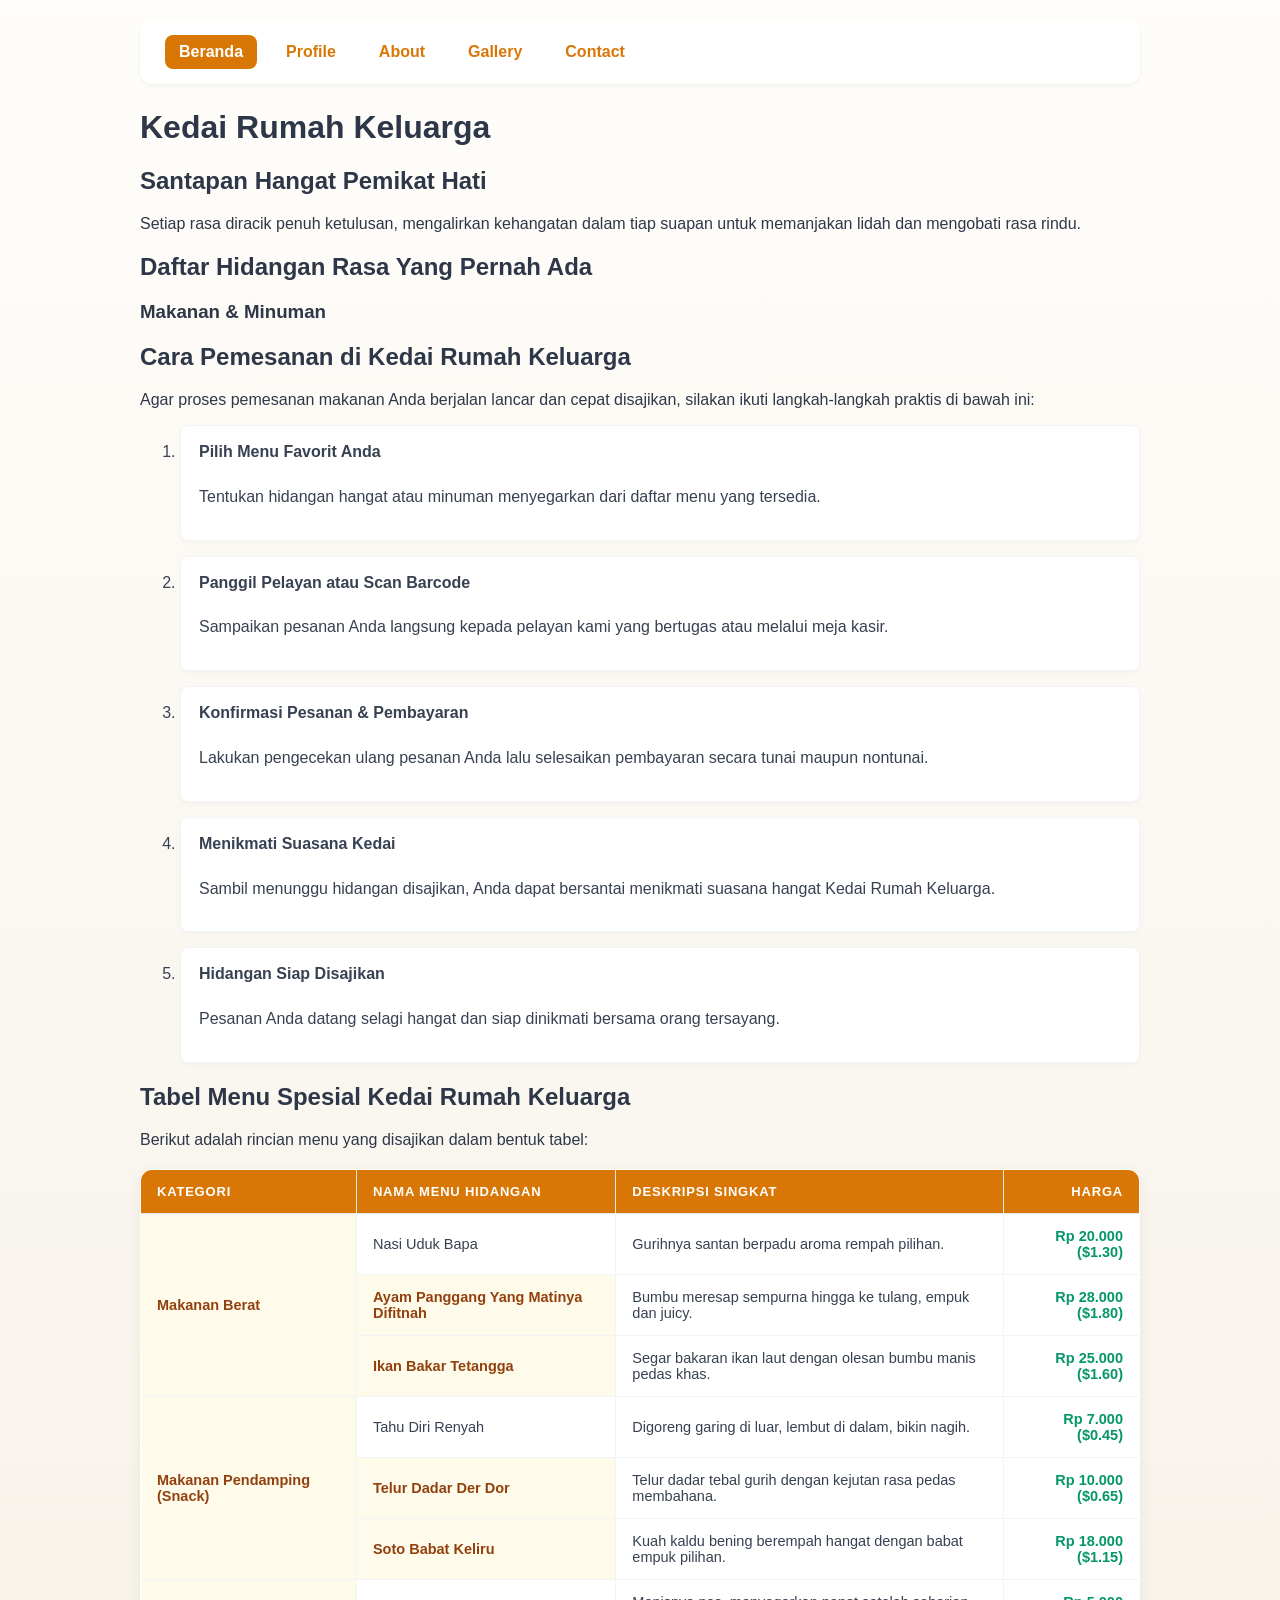
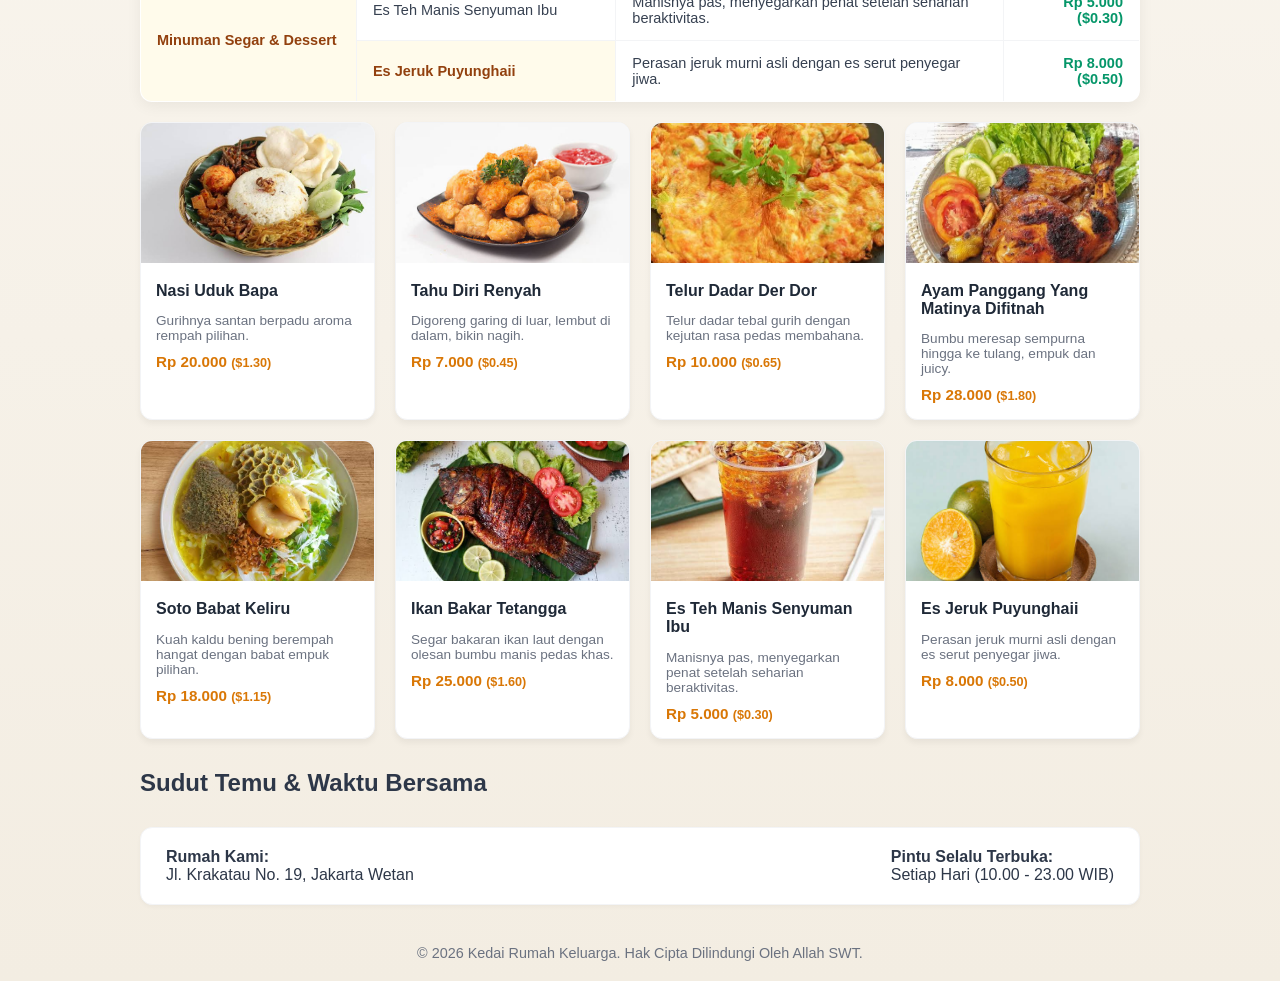
<file: index.html>
<!DOCTYPE html>
<html lang="id">
<head>
    <meta charset="UTF-8">
    <meta name="viewport" content="width=device-width, initial-scale=1.0">
    <title>Sajian Kasih - Kedai Rumah Keluarga</title>
    <link rel="stylesheet" href="style.css">
</head>
<body>

    <nav class="nav">
        <a href="index.html" class="active">Beranda</a>
        <a href="profile.html">Profile</a>
        <a href="about.html">About</a>
        <a href="gallery.html">Gallery</a>
        <a href="kontak.html">Contact</a>
    </nav>

    <h1>Kedai Rumah Keluarga</h1>
    
    <h2>Santapan Hangat Pemikat Hati</h2>
    <p>Setiap rasa diracik penuh ketulusan, mengalirkan kehangatan dalam tiap suapan untuk memanjakan lidah dan mengobati rasa rindu.</p>

    <h2>Daftar Hidangan Rasa Yang Pernah Ada</h2>
    <h3>Makanan & Minuman</h3>

    <!-- Bagian Tugas Tambahan: Panduan Pemesanan -->
    <h2>Cara Pemesanan di Kedai Rumah Keluarga</h2>
    <p>Agar proses pemesanan makanan Anda berjalan lancar dan cepat disajikan, silakan ikuti langkah-langkah praktis di bawah ini:</p>
    
    <ol>
        <li>
            <b>Pilih Menu Favorit Anda</b>
            <p>Tentukan hidangan hangat atau minuman menyegarkan dari daftar menu yang tersedia.</p>
        </li>
        <li>
            <b>Panggil Pelayan atau Scan Barcode</b>
            <p>Sampaikan pesanan Anda langsung kepada pelayan kami yang bertugas atau melalui meja kasir.</p>
        </li>
        <li>
            <b>Konfirmasi Pesanan & Pembayaran</b>
            <p>Lakukan pengecekan ulang pesanan Anda lalu selesaikan pembayaran secara tunai maupun nontunai.</p>
        </li>
        <li>
            <b>Menikmati Suasana Kedai</b>
            <p>Sambil menunggu hidangan disajikan, Anda dapat bersantai menikmati suasana hangat Kedai Rumah Keluarga.</p>
        </li>
        <li>
            <b>Hidangan Siap Disajikan</b>
            <p>Pesanan Anda datang selagi hangat dan siap dinikmati bersama orang tersayang.</p>
        </li>
    </ol>

    <!-- Kategori & Daftar Menu Makanan dalam Bentuk Tabel (Sesuai Modul) -->
    <h2>Tabel Menu Spesial Kedai Rumah Keluarga</h2>
    <p>Berikut adalah rincian menu yang disajikan dalam bentuk tabel:</p>

    <table border="1" cellpadding="10" cellspacing="0" style="border-collapse: collapse; width: 100%; margin-bottom: 20px;">
        <thead>
            <tr style="background-color: #f2f2f2;">
                <th>Kategori</th>
                <th>Nama Menu Hidangan</th>
                <th>Deskripsi Singkat</th>
                <th>Harga</th>
            </tr>
        </thead>
        <tbody>
            <tr>
                <td rowspan="3"><b>Makanan Berat</b></td>
                <td>Nasi Uduk Bapa</td>
                <td>Gurihnya santan berpadu aroma rempah pilihan.</td>
                <td>Rp 20.000 ($1.30)</td>
            </tr>
            <tr>
                <td>Ayam Panggang Yang Matinya Difitnah</td>
                <td>Bumbu meresap sempurna hingga ke tulang, empuk dan juicy.</td>
                <td>Rp 28.000 ($1.80)</td>
            </tr>
            <tr>
                <td>Ikan Bakar Tetangga</td>
                <td>Segar bakaran ikan laut dengan olesan bumbu manis pedas khas.</td>
                <td>Rp 25.000 ($1.60)</td>
            </tr>
            <tr>
                <td rowspan="3"><b>Makanan Pendamping (Snack)</b></td>
                <td>Tahu Diri Renyah</td>
                <td>Digoreng garing di luar, lembut di dalam, bikin nagih.</td>
                <td>Rp 7.000 ($0.45)</td>
            </tr>
            <tr>
                <td>Telur Dadar Der Dor</td>
                <td>Telur dadar tebal gurih dengan kejutan rasa pedas membahana.</td>
                <td>Rp 10.000 ($0.65)</td>
            </tr>
            <tr>
                <td>Soto Babat Keliru</td>
                <td>Kuah kaldu bening berempah hangat dengan babat empuk pilihan.</td>
                <td>Rp 18.000 ($1.15)</td>
            </tr>
            <tr>
                <td rowspan="2"><b>Minuman Segar & Dessert</b></td>
                <td>Es Teh Manis Senyuman Ibu</td>
                <td>Manisnya pas, menyegarkan penat setelah seharian beraktivitas.</td>
                <td>Rp 5.000 ($0.30)</td>
            </tr>
            <tr>
                <td>Es Jeruk Puyunghaii</td>
                <td>Perasan jeruk murni asli dengan es serut penyegar jiwa.</td>
                <td>Rp 8.000 ($0.50)</td>
            </tr>
        </tbody>
    </table>

    <!-- Grid Kartu Menu Makanan (Visual Gambar) -->
    <ul class="menu-list">
        <li>
            <img src="nasi uduk.jpg" alt="Nasi Uduk Bapa">
            <div class="menu-info">
                <b>Nasi Uduk Bapa</b> 
                <p class="desc">Gurihnya santan berpadu aroma rempah pilihan.</p>
                <span class="price">Rp 20.000 <small>($1.30)</small></span>
            </div>
        </li>
        <li>
            <img src="tahu renyah.jpg" alt="Tahu Diri Renyah">
            <div class="menu-info">
                <b>Tahu Diri Renyah</b>
                <p class="desc">Digoreng garing di luar, lembut di dalam, bikin nagih.</p>
                <span class="price">Rp 7.000 <small>($0.45)</small></span>
            </div>
        </li>
        <li>
            <img src="telur dadar.jpg" alt="Telur Dadar Der Dor">
            <div class="menu-info">
                <b>Telur Dadar Der Dor</b>
                <p class="desc">Telur dadar tebal gurih dengan kejutan rasa pedas membahana.</p>
                <span class="price">Rp 10.000 <small>($0.65)</small></span>
            </div>
        </li>
        <li>
            <img src="ayam panggang.jpg" alt="Ayam Panggang Yang Matinya Difitnah">
            <div class="menu-info">
                <b>Ayam Panggang Yang Matinya Difitnah</b>
                <p class="desc">Bumbu meresap sempurna hingga ke tulang, empuk dan juicy.</p>
                <span class="price">Rp 28.000 <small>($1.80)</small></span>
            </div>
        </li>
        <li>
            <img src="soto babat.jpg" alt="Soto Babat Keliru">
            <div class="menu-info">
                <b>Soto Babat Keliru</b>
                <p class="desc">Kuah kaldu bening berempah hangat dengan babat empuk pilihan.</p>
                <span class="price">Rp 18.000 <small>($1.15)</small></span>
            </div>
        </li>
        <li>
            <img src="ikan bakar.jpg" alt="Ikan Bakar Tetangga">
            <div class="menu-info">
                <b>Ikan Bakar Tetangga</b>
                <p class="desc">Segar bakaran ikan laut dengan olesan bumbu manis pedas khas.</p>
                <span class="price">Rp 25.000 <small>($1.60)</small></span>
            </div>
        </li>
        <li>
            <img src="esteh.jpg" alt="Es Teh Manis Senyuman Ibu">
            <div class="menu-info">
                <b>Es Teh Manis Senyuman Ibu</b>
                <p class="desc">Manisnya pas, menyegarkan penat setelah seharian beraktivitas.</p>
                <span class="price">Rp 5.000 <small>($0.30)</small></span>
            </div>
        </li>
        <li>
            <img src="esjeruk.jpg" alt="Es Jeruk Puyunghaii">
            <div class="menu-info">
                <b>Es Jeruk Puyunghaii</b>
                <p class="desc">Perasan jeruk murni asli dengan es serut penyegar jiwa.</p>
                <span class="price">Rp 8.000 <small>($0.50)</small></span>
            </div>
        </li>
    </ul>

    <h2>Sudut Temu & Waktu Bersama</h2>
    <div class="info-kedai">
        <div>
            <b>Rumah Kami:</b><br> Jl. Krakatau No. 19, Jakarta Wetan
        </div>
        <div>
            <b>Pintu Selalu Terbuka:</b><br> Setiap Hari (10.00 - 23.00 WIB)
        </div>
    </div>
    
    <div class="footer">
        &copy; 2026 Kedai Rumah Keluarga. Hak Cipta Dilindungi Oleh Allah SWT.
    </div>
</body>
</html>
</file>
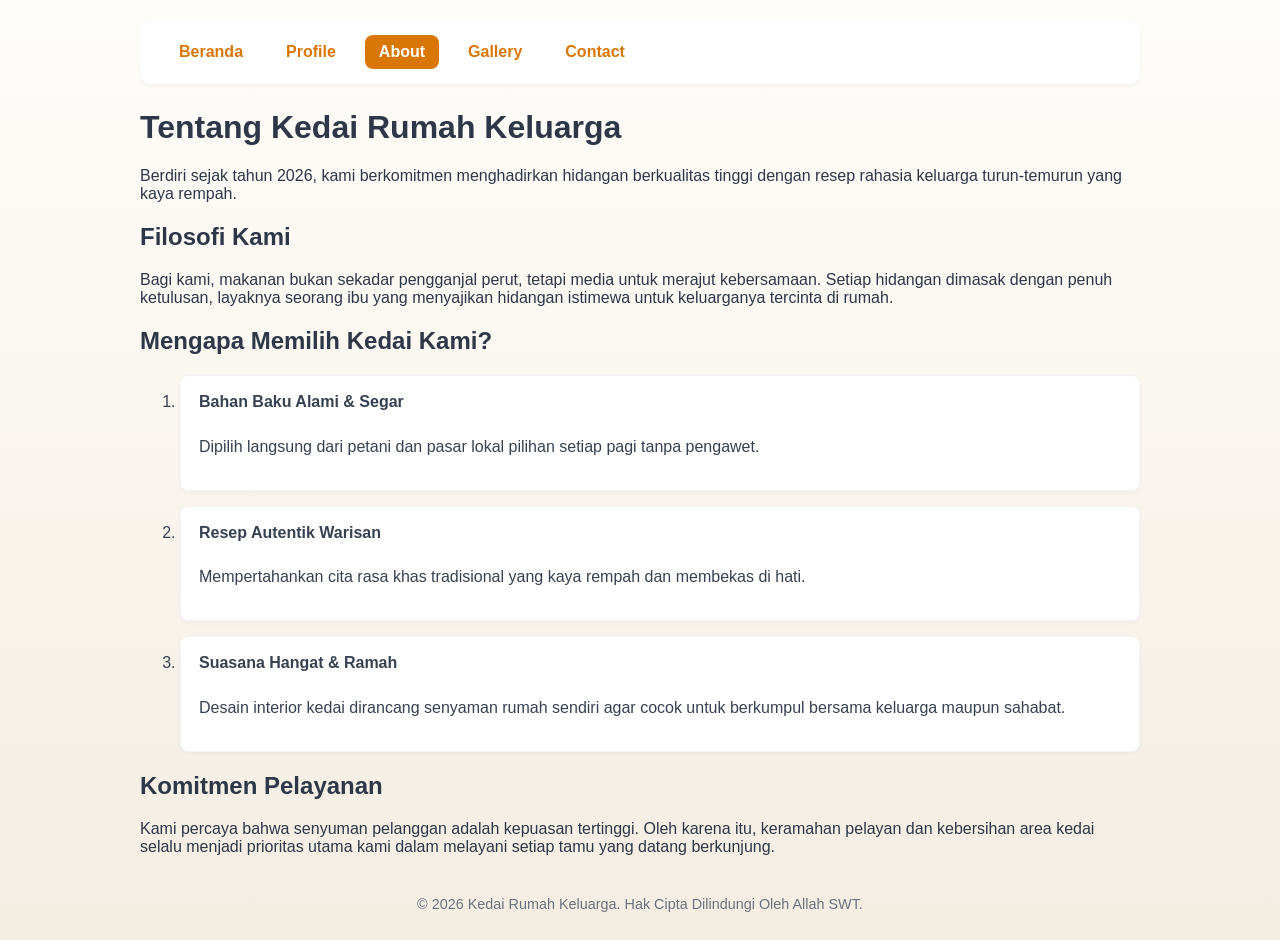
<file: about.html>
<!DOCTYPE html>
<html lang="id">
<head>
    <meta charset="UTF-8">
    <meta name="viewport" content="width=device-width, initial-scale=1.0">
    <title>About - Kedai Rumah Keluarga</title>
    <link rel="stylesheet" href="style.css">
</head>
<body>

    <nav class="nav">
        <a href="index.html">Beranda</a>
        <a href="profile.html">Profile</a>
        <a href="about.html" class="active">About</a>
        <a href="gallery.html">Gallery</a>
        <a href="kontak.html">Contact</a>
    </nav>

    <h1>Tentang Kedai Rumah Keluarga</h1>
    <p>Berdiri sejak tahun 2026, kami berkomitmen menghadirkan hidangan berkualitas tinggi dengan resep rahasia keluarga turun-temurun yang kaya rempah.</p>

    <h2>Filosofi Kami</h2>
    <p>Bagi kami, makanan bukan sekadar pengganjal perut, tetapi media untuk merajut kebersamaan. Setiap hidangan dimasak dengan penuh ketulusan, layaknya seorang ibu yang menyajikan hidangan istimewa untuk keluarganya tercinta di rumah.</p>

    <h2>Mengapa Memilih Kedai Kami?</h2>
    <ol>
        <li>
            <b>Bahan Baku Alami & Segar</b>
            <p>Dipilih langsung dari petani dan pasar lokal pilihan setiap pagi tanpa pengawet.</p>
        </li>
        <li>
            <b>Resep Autentik Warisan</b>
            <p>Mempertahankan cita rasa khas tradisional yang kaya rempah dan membekas di hati.</p>
        </li>
        <li>
            <b>Suasana Hangat & Ramah</b>
            <p>Desain interior kedai dirancang senyaman rumah sendiri agar cocok untuk berkumpul bersama keluarga maupun sahabat.</p>
        </li>
    </ol>

    <h2>Komitmen Pelayanan</h2>
    <p>Kami percaya bahwa senyuman pelanggan adalah kepuasan tertinggi. Oleh karena itu, keramahan pelayan dan kebersihan area kedai selalu menjadi prioritas utama kami dalam melayani setiap tamu yang datang berkunjung.</p>

    <div class="footer">
        &copy; 2026 Kedai Rumah Keluarga. Hak Cipta Dilindungi Oleh Allah SWT.
    </div>

</body>
</html>
</file>
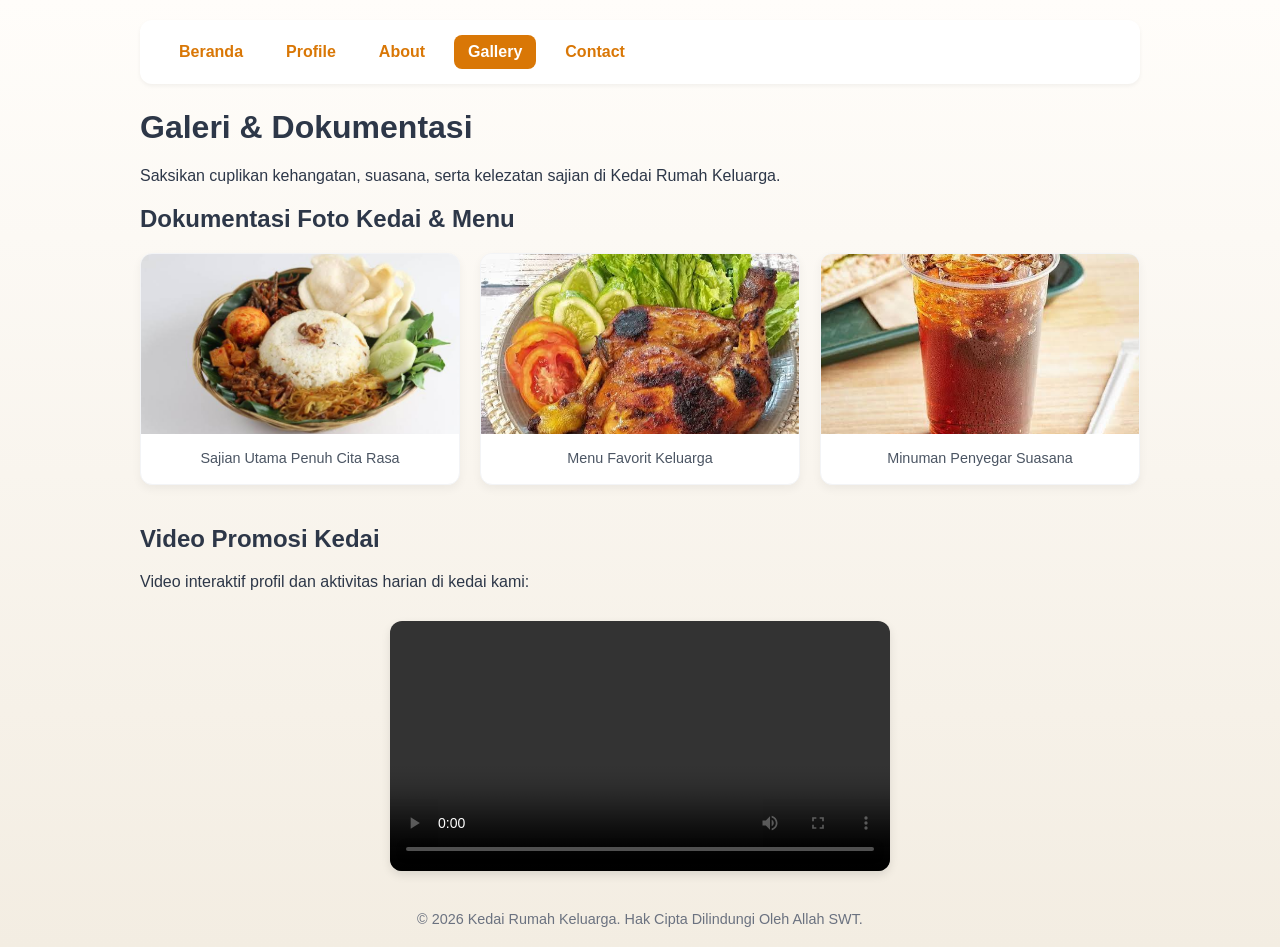
<file: gallery.html>
<!DOCTYPE html>
<html lang="id">
<head>
    <meta charset="UTF-8">
    <meta name="viewport" content="width=device-width, initial-scale=1.0">
    <title>Gallery - Kedai Rumah Keluarga</title>
    <link rel="stylesheet" href="style.css">
    <style>
        /* Styling tambahan khusus galeri foto grid */
        .gallery-grid {
            list-style: none;
            padding: 0;
            display: grid;
            grid-template-columns: repeat(auto-fit, minmax(250px, 1fr));
            gap: 20px;
            margin: 20px 0 40px 0;
        }
        .gallery-grid li {
            background: #ffffff;
            border-radius: 12px;
            overflow: hidden;
            box-shadow: 0 4px 10px rgba(0,0,0,0.05);
            border: 1px solid #f3f4f6;
            transition: transform 0.3s ease;
        }
        .gallery-grid li:hover {
            transform: translateY(-5px);
        }
        .gallery-grid img {
            width: 100%;
            height: 180px;
            object-fit: cover;
            display: block;
        }
        .gallery-caption {
            padding: 12px 15px;
            font-size: 0.9rem;
            color: #4b5563;
            text-align: center;
            font-weight: 500;
        }
    </style>
</head>
<body>

    <nav class="nav">
        <a href="index.html">Beranda</a>
        <a href="profile.html">Profile</a>
        <a href="about.html">About</a>
        <a href="gallery.html" class="active">Gallery</a>
        <a href="kontak.html">Contact</a>
    </nav>

    <h1>Galeri & Dokumentasi</h1>
    <p>Saksikan cuplikan kehangatan, suasana, serta kelezatan sajian di Kedai Rumah Keluarga.</p>

    <!-- Bagian Galeri Foto -->
    <h2>Dokumentasi Foto Kedai & Menu</h2>
    <ul class="gallery-grid">
        <li>
            <img src="nasi uduk.jpg" alt="Suasana Meja Utama">
            <div class="gallery-caption">Sajian Utama Penuh Cita Rasa</div>
        </li>
        <li>
            <img src="ayam panggang.jpg" alt="Proses Penyajian">
            <div class="gallery-caption">Menu Favorit Keluarga</div>
        </li>
        <li>
            <img src="esteh.jpg" alt="Sudut Kedai">
            <div class="gallery-caption">Minuman Penyegar Suasana</div>
        </li>
    </ul>

    <!-- Bagian Video Promosi -->
    <h2>Video Promosi Kedai</h2>
    <p>Video interaktif profil dan aktivitas harian di kedai kami:</p>
    
    <video controls>
        <source src="vidio_promosi.mp4" type="video/mp4">
        Maaf, browser Anda tidak mendukung pemutaran video.
    </video>

    <div class="footer">
        &copy; 2026 Kedai Rumah Keluarga. Hak Cipta Dilindungi Oleh Allah SWT.
    </div>

</body>
</html>
</file>
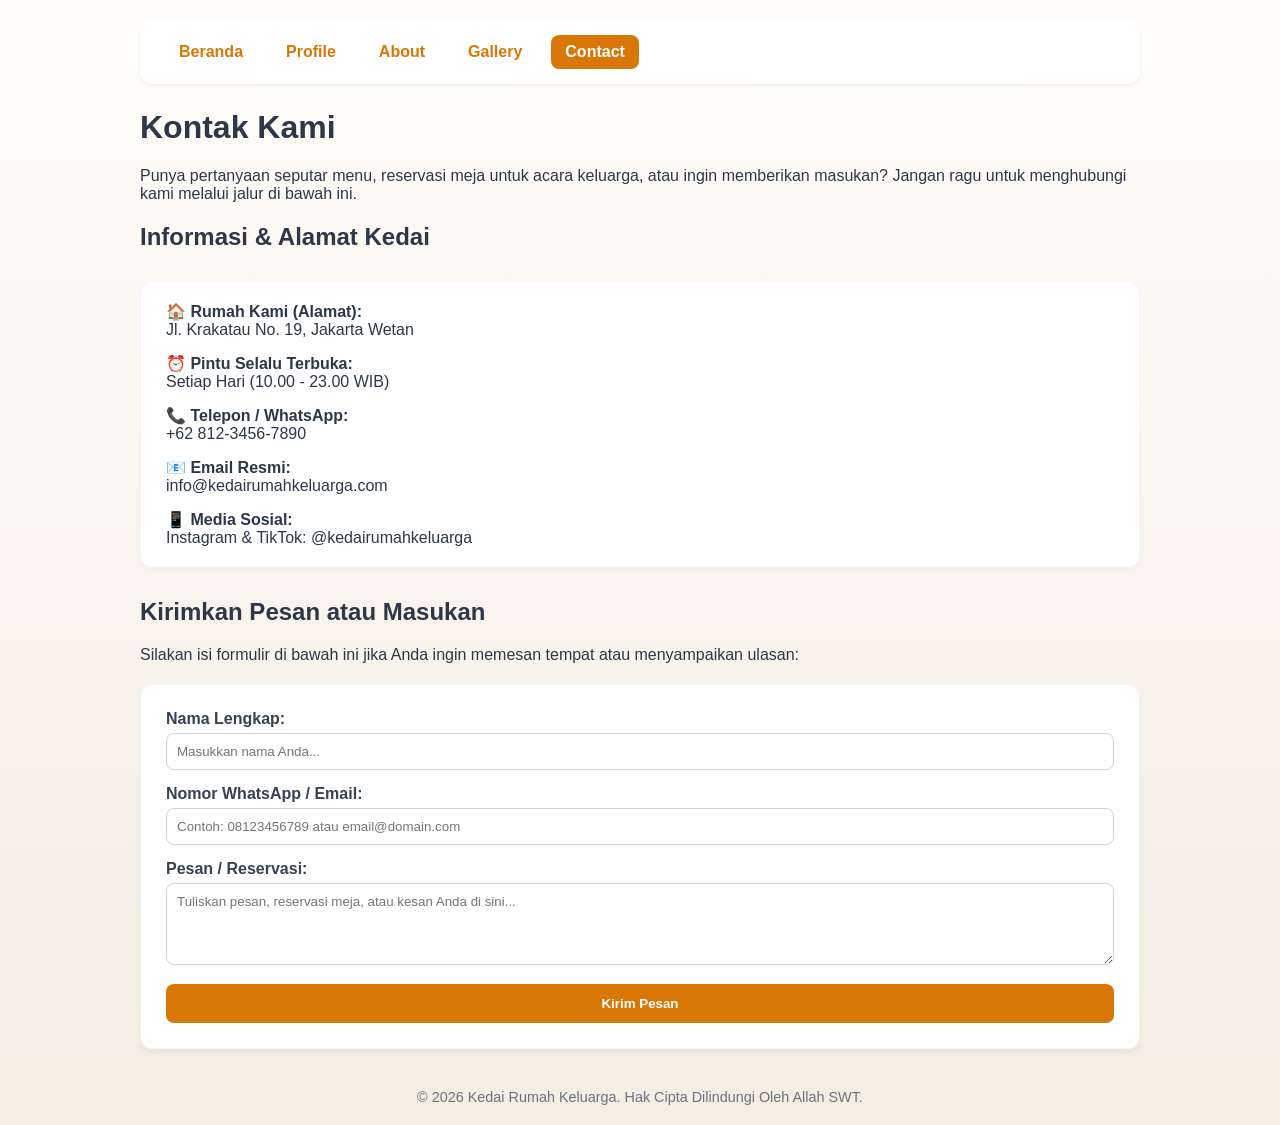
<file: kontak.html>
<!DOCTYPE html>
<html lang="id">
<head>
    <meta charset="UTF-8">
    <meta name="viewport" content="width=device-width, initial-scale=1.0">
    <title>Contact - Kedai Rumah Keluarga</title>
    <link rel="stylesheet" href="style.css">
</head>
<body>

    <nav class="nav">
        <a href="index.html">Beranda</a>
        <a href="profile.html">Profile</a>
        <a href="about.html">About</a>
        <a href="gallery.html">Gallery</a>
        <a href="kontak.html" class="active">Contact</a>
    </nav>

    <h1>Kontak Kami</h1>
    <p>Punya pertanyaan seputar menu, reservasi meja untuk acara keluarga, atau ingin memberikan masukan? Jangan ragu untuk menghubungi kami melalui jalur di bawah ini.</p>

    <!-- Informasi Kontak Lengkap -->
    <h2>Informasi & Alamat Kedai</h2>
    <div class="info-kedai" style="display: flex; flex-direction: column; gap: 15px;">
        <div>
            <b>🏠 Rumah Kami (Alamat):</b><br> Jl. Krakatau No. 19, Jakarta Wetan
        </div>
        <div>
            <b>⏰ Pintu Selalu Terbuka:</b><br> Setiap Hari (10.00 - 23.00 WIB)
        </div>
        <div>
            <b>📞 Telepon / WhatsApp:</b><br> +62 812-3456-7890
        </div>
        <div>
            <b>📧 Email Resmi:</b><br> info@kedairumahkeluarga.com
        </div>
        <div>
            <b>📱 Media Sosial:</b><br> Instagram & TikTok: @kedairumahkeluarga
        </div>
    </div>

    <!-- Formulir Pesan / Kritik & Saran Sederhana -->
    <h2>Kirimkan Pesan atau Masukan</h2>
    <p>Silakan isi formulir di bawah ini jika Anda ingin memesan tempat atau menyampaikan ulasan:</p>
    
    <form style="background: #ffffff; padding: 25px; border-radius: 12px; box-shadow: 0 4px 6px rgba(0,0,0,0.05); border: 1px solid #f3f4f6; display: flex; flex-direction: column; gap: 15px; margin-top: 20px;">
        <div>
            <label style="display: block; font-weight: 600; margin-bottom: 5px; color: #374151;">Nama Lengkap:</label>
            <input type="text" placeholder="Masukkan nama Anda..." style="width: 100%; padding: 10px; border: 1px solid #d1d5db; border-radius: 8px; box-sizing: border-box;">
        </div>
        <div>
            <label style="display: block; font-weight: 600; margin-bottom: 5px; color: #374151;">Nomor WhatsApp / Email:</label>
            <input type="text" placeholder="Contoh: 08123456789 atau email@domain.com" style="width: 100%; padding: 10px; border: 1px solid #d1d5db; border-radius: 8px; box-sizing: border-box;">
        </div>
        <div>
            <label style="display: block; font-weight: 600; margin-bottom: 5px; color: #374151;">Pesan / Reservasi:</label>
            <textarea rows="4" placeholder="Tuliskan pesan, reservasi meja, atau kesan Anda di sini..." style="width: 100%; padding: 10px; border: 1px solid #d1d5db; border-radius: 8px; box-sizing: border-box; font-family: inherit;"></textarea>
        </div>
        <button type="button" style="background-color: #d97706; color: #ffffff; border: none; padding: 12px 20px; font-weight: 600; border-radius: 8px; cursor: pointer; transition: background 0.3s ease;">Kirim Pesan</button>
    </form>

    <div class="footer">
        &copy; 2026 Kedai Rumah Keluarga. Hak Cipta Dilindungi Oleh Allah SWT.
    </div>

</body>
</html>
</file>
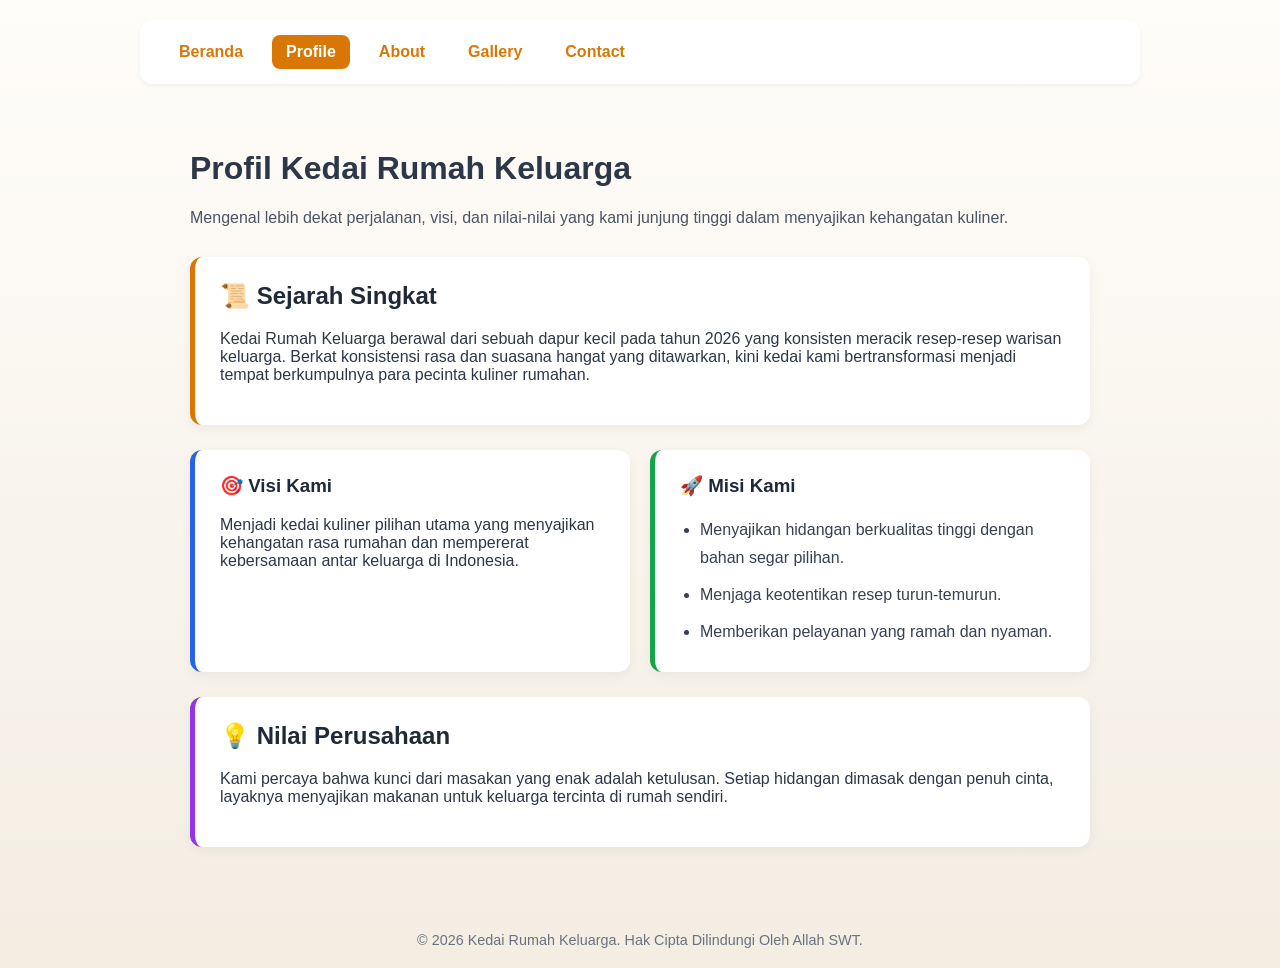
<file: profile.html>
<!DOCTYPE html>
<html lang="id">
<head>
    <meta charset="UTF-8">
    <meta name="viewport" content="width=device-width, initial-scale=1.0">
    <title>Profile - Kedai Rumah Keluarga</title>
    <link rel="stylesheet" href="style.css">
    <style>
        /* Tambahan gaya agar halaman profile lebih menarik dan interaktif */
        .profile-container {
            max-width: 900px;
            margin: 0 auto;
            padding: 20px;
        }
        .card {
            background: #ffffff;
            padding: 25px;
            border-radius: 12px;
            box-shadow: 0 4px 12px rgba(0,0,0,0.05);
            margin-bottom: 25px;
            border-left: 5px solid #d97706; /* Aksen garis warna oranye hangat */
            transition: transform 0.3s ease, box-shadow 0.3s ease;
        }
        .card:hover {
            transform: translateY(-3px);
            box-shadow: 0 6px 16px rgba(0,0,0,0.08);
        }
        .card h2, .card h3 {
            color: #1f2937;
            margin-top: 0;
        }
        .vision-mission-grid {
            display: grid;
            grid-template-columns: 1fr 1fr;
            gap: 20px;
        }
        @media (max-width: 768px) {
            .vision-mission-grid {
                grid-template-columns: 1fr;
            }
        }
    </style>
</head>
<body>

    <nav class="nav">
        <a href="index.html">Beranda</a>
        <a href="profile.html" class="active">Profile</a>
        <a href="about.html">About</a>
        <a href="gallery.html">Gallery</a>
        <a href="kontak.html">Contact</a>
    </nav>

    <div class="profile-container">
        <h1>Profil Kedai Rumah Keluarga</h1>
        <p style="color: #4b5563; margin-bottom: 30px;">Mengenal lebih dekat perjalanan, visi, dan nilai-nilai yang kami junjung tinggi dalam menyajikan kehangatan kuliner.</p>

        <!-- Sejarah Singkat -->
        <div class="card">
            <h2>📜 Sejarah Singkat</h2>
            <p>Kedai Rumah Keluarga berawal dari sebuah dapur kecil pada tahun 2026 yang konsisten meracik resep-resep warisan keluarga. Berkat konsistensi rasa dan suasana hangat yang ditawarkan, kini kedai kami bertransformasi menjadi tempat berkumpulnya para pecinta kuliner rumahan.</p>
        </div>

        <!-- Visi & Misi dalam bentuk Grid -->
        <div class="vision-mission-grid">
            <div class="card" style="border-left-color: #2563eb;">
                <h3>🎯 Visi Kami</h3>
                <p>Menjadi kedai kuliner pilihan utama yang menyajikan kehangatan rasa rumahan dan mempererat kebersamaan antar keluarga di Indonesia.</p>
            </div>
            <div class="card" style="border-left-color: #16a34a;">
                <h3>🚀 Misi Kami</h3>
                <ul style="padding-left: 20px; margin: 0;">
                    <li style="margin-bottom: 8px;">Menyajikan hidangan berkualitas tinggi dengan bahan segar pilihan.</li>
                    <li style="margin-bottom: 8px;">Menjaga keotentikan resep turun-temurun.</li>
                    <li>Memberikan pelayanan yang ramah dan nyaman.</li>
                </ul>
            </div>
        </div>

        <!-- Nilai Perusahaan -->
        <div class="card" style="border-left-color: #9333ea;">
            <h2>💡 Nilai Perusahaan</h2>
            <p>Kami percaya bahwa kunci dari masakan yang enak adalah ketulusan. Setiap hidangan dimasak dengan penuh cinta, layaknya menyajikan makanan untuk keluarga tercinta di rumah sendiri.</p>
        </div>
    </div>

    <div class="footer">
        &copy; 2026 Kedai Rumah Keluarga. Hak Cipta Dilindungi Oleh Allah SWT.
    </div>

</body>
</html>
</file>
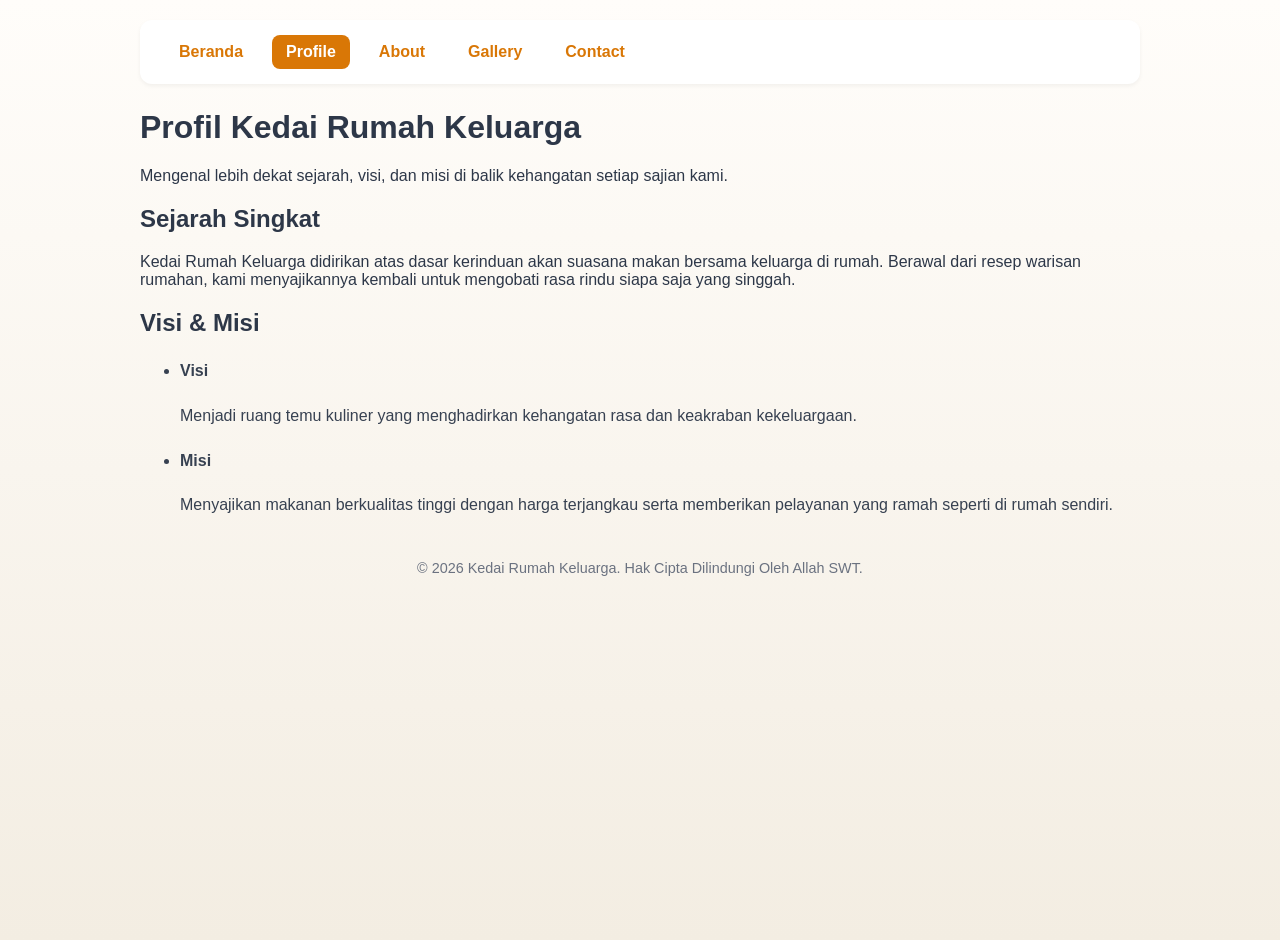
<file: profile.html.html>
<!DOCTYPE html>
<html lang="id">
<head>
    <meta charset="UTF-8">
    <meta name="viewport" content="width=device-width, initial-scale=1.0">
    <title>Profil - Kedai Rumah Keluarga</title>
    <link rel="stylesheet" href="style.css">
</head>
<body>

    <nav class="nav">
        <a href="index.html">Beranda</a>
        <a href="profil.html" class="active">Profile</a>
        <a href="about.html">About</a>
        <a href="gallery.html">Gallery</a>
        <a href="kontak.html">Contact</a>
    </nav>

    <h1>Profil Kedai Rumah Keluarga</h1>
    <p>Mengenal lebih dekat sejarah, visi, dan misi di balik kehangatan setiap sajian kami.</p>

    <h2>Sejarah Singkat</h2>
    <p>Kedai Rumah Keluarga didirikan atas dasar kerinduan akan suasana makan bersama keluarga di rumah. Berawal dari resep warisan rumahan, kami menyajikannya kembali untuk mengobati rasa rindu siapa saja yang singgah.</p>

    <h2>Visi & Misi</h2>
    <ul>
        <li>
            <b>Visi</b>
            <p>Menjadi ruang temu kuliner yang menghadirkan kehangatan rasa dan keakraban kekeluargaan.</p>
        </li>
        <li>
            <b>Misi</b>
            <p>Menyajikan makanan berkualitas tinggi dengan harga terjangkau serta memberikan pelayanan yang ramah seperti di rumah sendiri.</p>
        </li>
    </ul>

    <div class="footer">
        &copy; 2026 Kedai Rumah Keluarga. Hak Cipta Dilindungi Oleh Allah SWT.
    </div>

</body>
</html>
</file>
<file: style.css>
/* ==========================================
   1. PENGATURAN UMUM & BODY (Latar Belakang Dipercantik)
   ================================---------- */
body {
    font-family: 'Poppins', sans-serif;
    background: linear-gradient(to bottom, #fffdfa, #f3ede2); /* Gradasi krem hangat agar tidak polos */
    color: #2d3748;
    margin: 0;
    padding: 20px;
    max-width: 1000px;
    margin-left: auto;
    margin-right: auto;
    min-height: 100vh;
}

/* ==========================================
   2. NAVBAR / NAVIGASI ATAS
   ================================---------- */
.nav, nav {
    background-color: #ffffff;
    padding: 15px 25px;
    border-radius: 12px;
    box-shadow: 0 2px 4px rgba(0,0,0,0.05);
    margin-bottom: 25px;
    display: flex;
    gap: 15px;
    align-items: center;
    flex-wrap: wrap;
}

.nav a, nav a {
    text-decoration: none;
    color: #d97706;
    font-weight: 600;
    padding: 8px 14px;
    border-radius: 8px;
    transition: all 0.3s ease;
}

.nav a:hover, nav a:hover {
    background-color: #fef3c7;
    color: #b45309;
}

.nav a.active, nav a.active {
    background-color: #d97706;
    color: #ffffff;
}

/* ==========================================
   3. GRID KARTU MENU (BERJAJAR KE SAMPING)
   ================================---------- */
.menu-list {
    list-style: none;
    padding: 0;
    display: grid;
    grid-template-columns: repeat(auto-fit, minmax(220px, 1fr));
    gap: 20px;
    margin-bottom: 30px;
}

.menu-list li {
    background: #ffffff;
    border-radius: 12px;
    overflow: hidden;
    box-shadow: 0 4px 6px rgba(0, 0, 0, 0.05);
    border: 1px solid #f3f4f6;
    transition: transform 0.3s ease, box-shadow 0.3s ease;
}

.menu-list li:hover {
    transform: translateY(-5px);
    box-shadow: 0 10px 15px rgba(0, 0, 0, 0.1);
}

.menu-list img {
    width: 100%;
    height: 140px;
    object-fit: cover;
}

.menu-info {
    padding: 15px;
}

.menu-info b {
    font-size: 1rem;
    color: #1f2937;
    display: block;
    margin-bottom: 5px;
}

.menu-info .desc {
    font-size: 0.85rem;
    color: #6b7280;
    margin-bottom: 10px;
}

.menu-info .price {
    color: #d97706;
    font-weight: bold;
    font-size: 0.95rem;
}

/* ==========================================
   4. ORDERED LIST & NESTED LIST (TUGAS DOSEN)
   ================================---------- */
ol, ul:not(.menu-list) {
    line-height: 1.8;
    color: #374151;
}

ol li {
    margin-bottom: 15px;
    background: #ffffff;
    padding: 12px 18px;
    border-radius: 8px;
    box-shadow: 0 2px 4px rgba(0,0,0,0.03);
    border: 1px solid #f3f4f6;
}

/* Mengatur jarak nested list kategori menu */
ul:not(.menu-list) ul {
    margin-top: 8px;
    margin-bottom: 8px;
    list-style-type: circle;
    padding-left: 20px;
}

ul:not(.menu-list) ul li {
    background: #fdfbf7;
    border: none;
    box-shadow: none;
    padding: 4px 0;
    margin-bottom: 4px;
}

/* ==========================================
   5. INFORMASI KEDAI & SUDUT TEMU (DI BAWAH)
   ================================---------- */
.info-kedai {
    display: flex;
    justify-content: space-between;
    align-items: flex-start;
    gap: 30px;
    background: #ffffff;
    padding: 20px 25px;
    border-radius: 12px;
    box-shadow: 0 2px 4px rgba(0,0,0,0.03);
    border: 1px solid #f3f4f6;
    margin-top: 30px;
    margin-bottom: 30px;
    clear: both;
    width: 100%;
    box-sizing: border-box;
}

/* ==========================================
   6. VIDEO & FOOTER
   ================================---------- */
video {
    width: 100%;
    max-width: 500px;
    height: auto;
    border-radius: 12px;
    box-shadow: 0 4px 10px rgba(0,0,0,0.1);
    display: block;
    margin: 30px auto;
}

.footer {
    text-align: center;
    margin-top: 40px;
    color: #6b7280;
    font-size: 0.9rem;
}

/* ==========================================
   7. STYLING TABEL MENU (DIPERCANTIK & ESTETIK)
   ================================---------- */
table {
    width: 100%;
    border-collapse: separate; /* Diubah agar border-radius berfungsi sempurna */
    border-spacing: 0;
    margin: 20px 0;
    font-family: inherit;
    background-color: #ffffff;
    box-shadow: 0 4px 15px rgba(0, 0, 0, 0.06);
    border-radius: 12px; /* Membuat sudut luar tabel melengkung */
    overflow: hidden;
    border: 1px solid #e5e7eb;
}

table th {
    background-color: #d97706; /* Warna oranye hangat */
    color: #ffffff;
    text-transform: uppercase;
    font-size: 13px;
    letter-spacing: 0.8px;
    padding: 14px 16px;
    text-align: left;
    font-weight: 600;
}

table td {
    padding: 14px 16px;
    border-bottom: 1px solid #f3f4f6;
    border-right: 1px solid #f3f4f6;
    color: #374151;
    font-size: 14.5px;
    vertical-align: middle;
}

/* Menghilangkan garis kanan di kolom terakhir */
table td:last-child {
    border-right: none;
}

/* Kolom Kategori (Kolom 1) dibuat tebal dengan latar belakang krem lembut */
table td:first-child {
    font-weight: bold;
    background-color: #fffbeb;
    color: #92400e;
}

/* Kolom Harga diselaraskan ke kanan agar rapi ala buku menu */
table td:last-child {
    text-align: right;
    font-weight: bold;
    color: #059669;
}

table th:last-child {
    text-align: right;
}

/* Efek interaktif saat kursor menyentuh baris tabel */
table tbody tr:hover {
    background-color: #fdf8f0;
    transition: background-color 0.2s ease;
}
</file>
